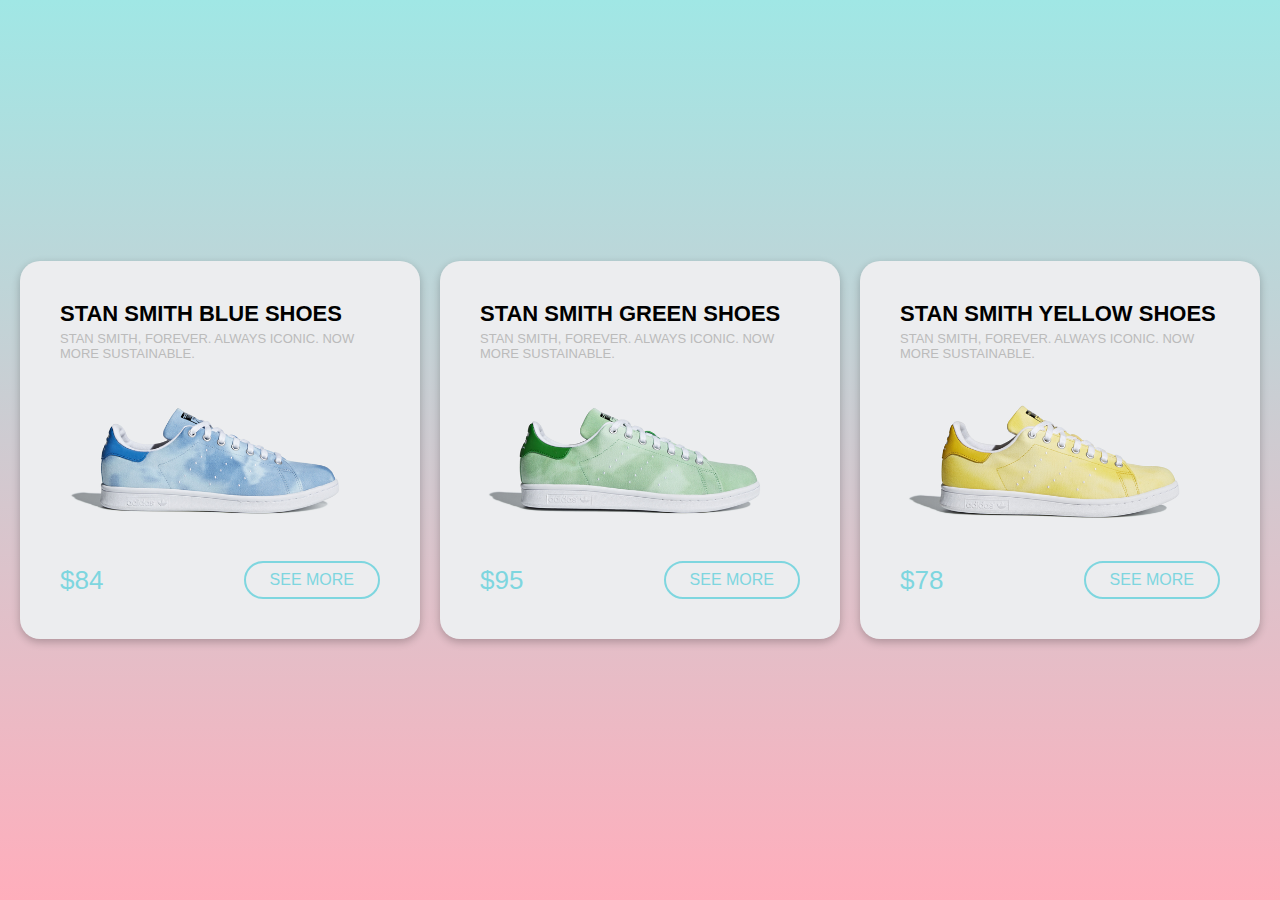
<file: index.html>
<!DOCTYPE html>
<html>

  <head>
    <title>Shoes Shop Project</title>
    <meta name="description" content="This is the description" />
    <link rel="stylesheet" href="styles/styles.css" />
  </head>

  <body>
    <div class="container">

    </div>

    <script src="js/script.js"></script>
  </body>
</html>
</file>
<file: styles/styles.css>
* {
  margin: 0;
  padding: 0;
  font-family: "Open Sans", sans-serif;
  box-sizing: border-box;
}

body {
  display: flex;
  justify-content: space-evenly;
  align-items: center;
  height: 100vh;
  background: linear-gradient(#A0E7E5, #FFAEBC);
  transition: 0.6s linear;
}

.container {
  display: flex;
  width: 100%;
  justify-content: space-evenly;
}

.product-card {
  box-shadow: rgba(0, 0, 0, 0.24) 0px 3px 8px;
  width: 400px;
  background: #ecedef;
  padding: 40px;
  text-transform: uppercase;
  border-radius: 20px;
}

.product-card h1 {
  font-size: 22px;
  margin-bottom: 4px;
}

.product-card p {
  font-size: 13px;
  color: #bbb;
}

.product-pic {
  width: 100%;
  height: 200px;
  background-size: cover;
  background-position: center;
  transition: 0.6s linear;
}

.product-colors {
  margin-bottom: 40px;
  display: flex;
  justify-content: center;
}

.product-colors span {
  width: 14px;
  height: 14px;
  margin: 0 10px;
  border-radius: 50%;
  cursor: pointer;
  position: relative;
}

.product-colors .active:after {
  content: "";
  width: 22px;
  height: 22px;
  border: 2px solid #8888;
  position: absolute;
  border-radius: 50%;
  box-sizing: border-box;
  left: -4px;
  top: -4px;
}

.product-info {
  display: flex;
  align-items: center;
}

.product-price {
  color: #7ed6df;
  font-size: 26px;
}

.product-button {
  margin-left: auto;
  color: #7ed6df;
  text-decoration: none;
  border: 2px solid;
  padding: 8px 24px;
  border-radius: 20px;
  transition: 0.4s linear;
}

.product-button:hover {
  transform: scale(1.06);
}
</file>
